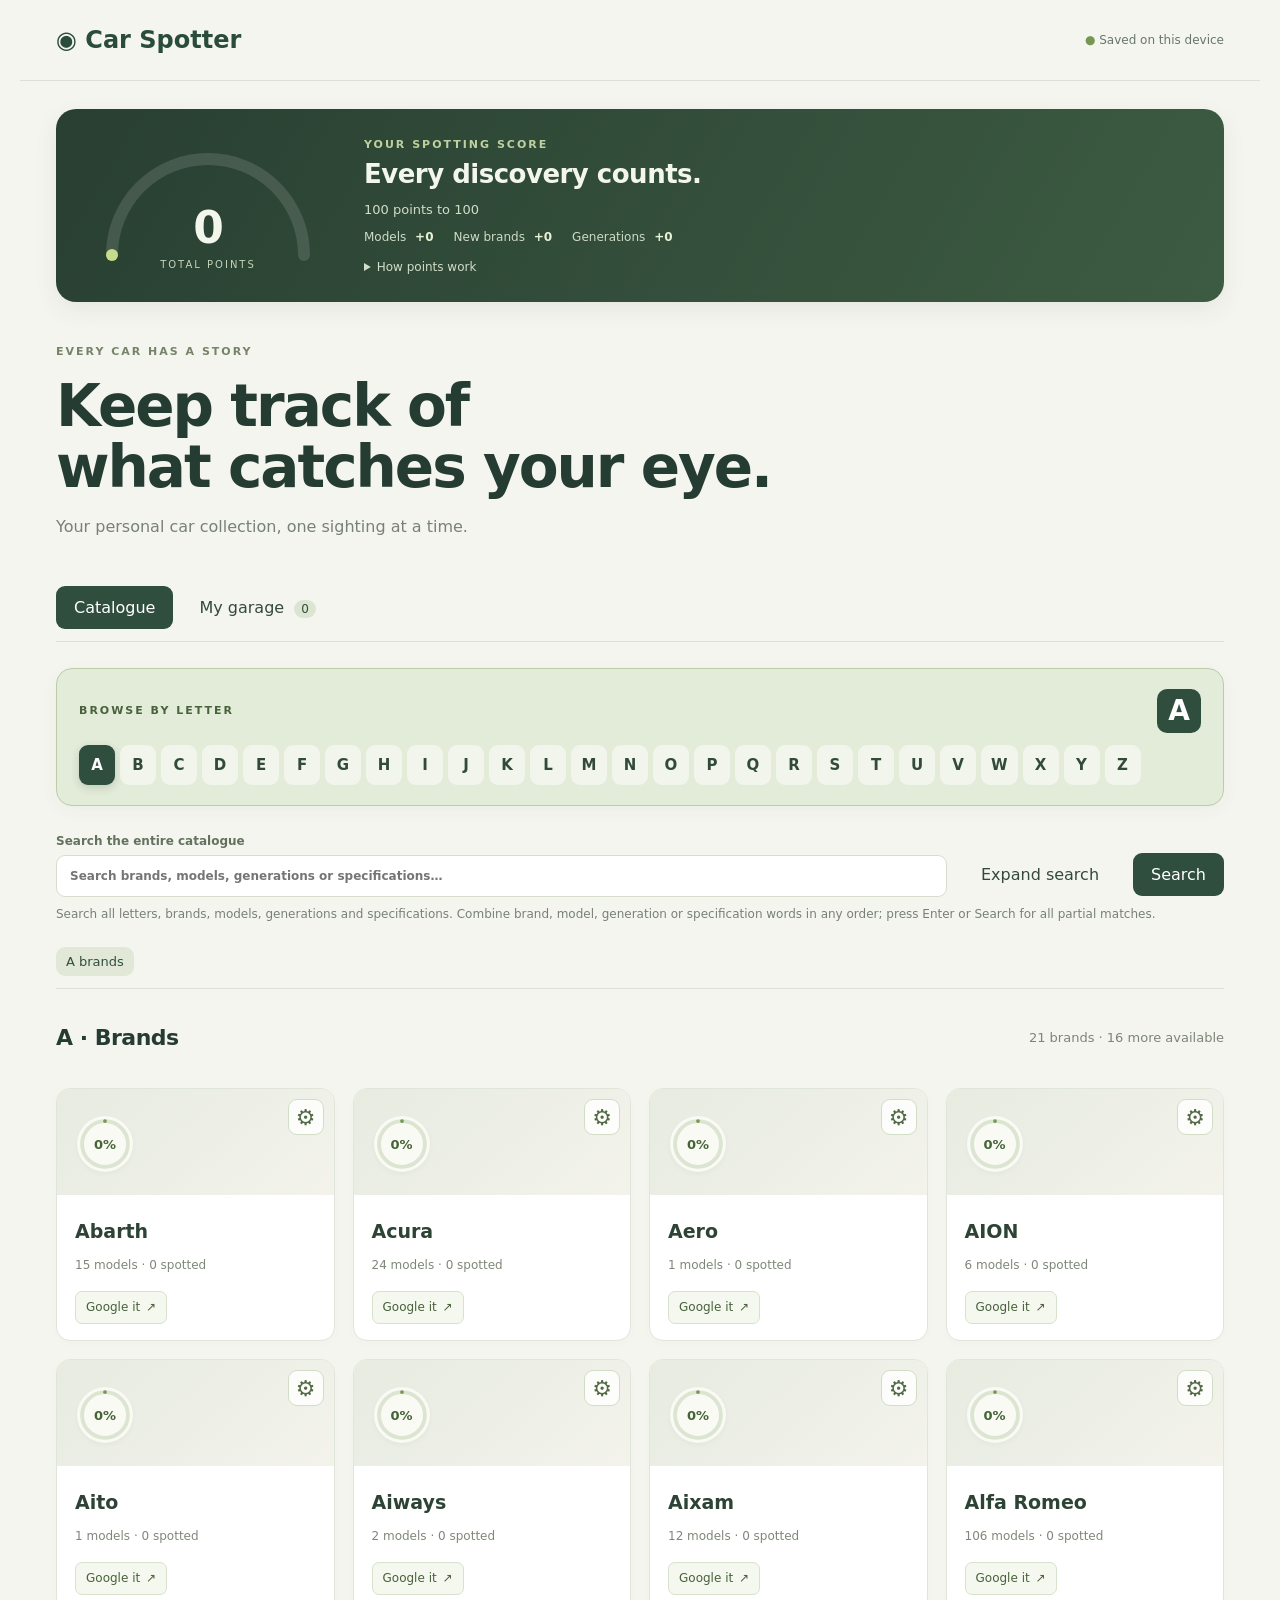
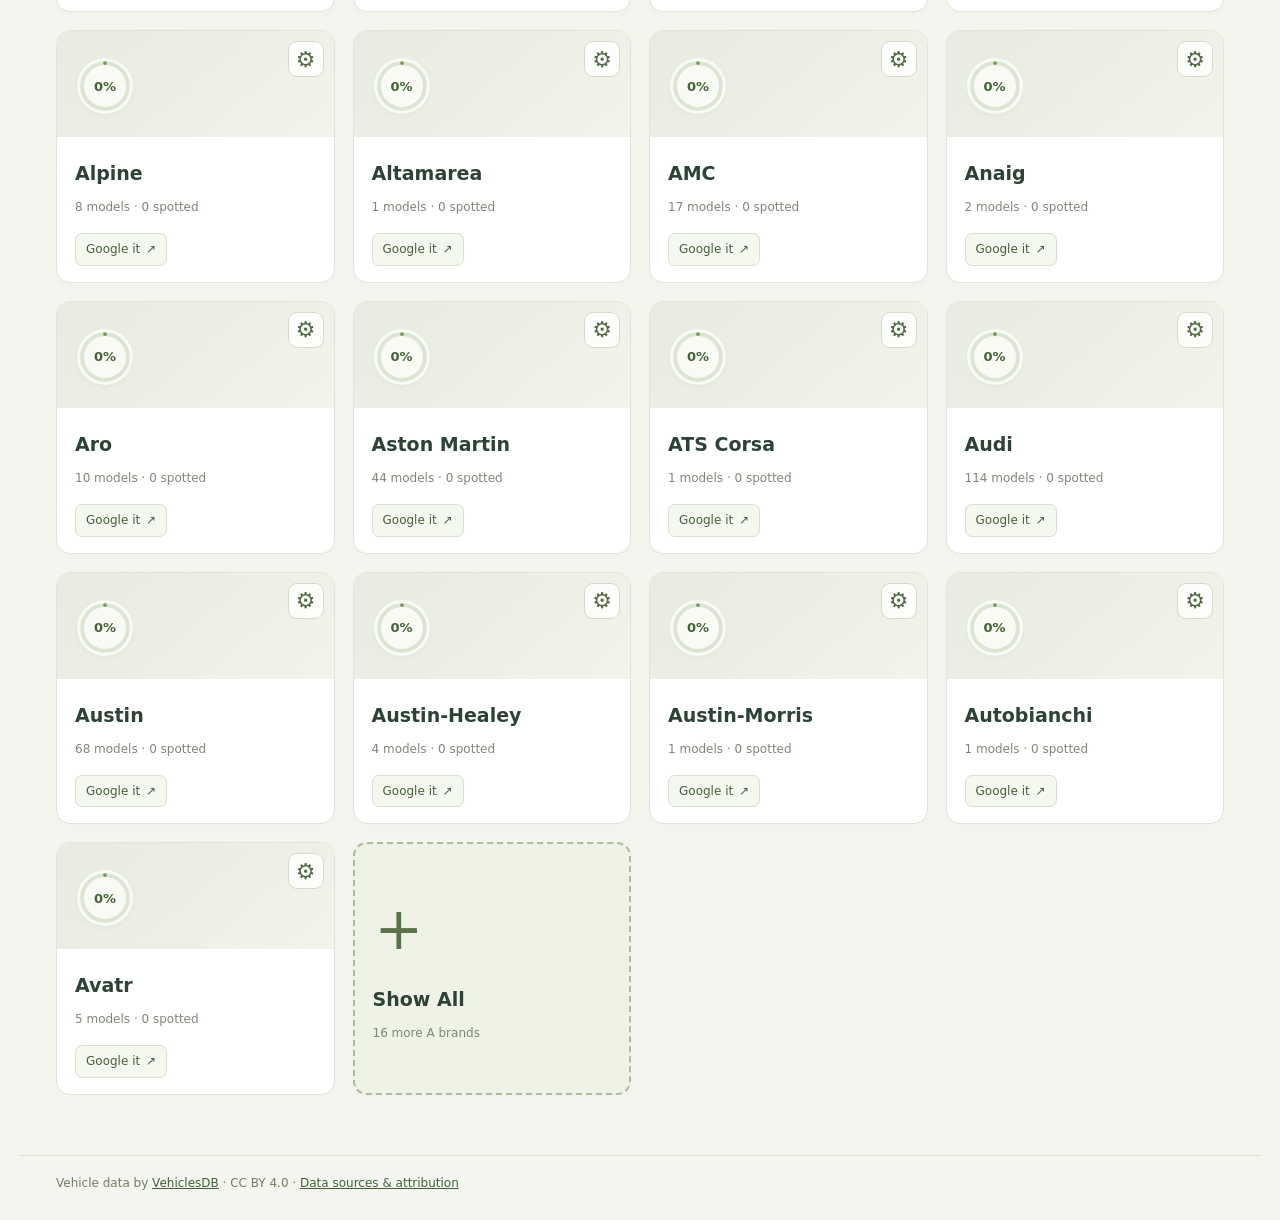
<file: web/index.html>
<!doctype html>
<html lang="en">
<head>
<meta charset="utf-8"><meta name="viewport" content="width=device-width, initial-scale=1">
<title>Car Spotter</title><link rel="stylesheet" href="styles.css?v=advanced-search-1">
</head>
<body>
<header><a class="logo" href="#">◉ Car Spotter</a><span class="local">Saved on this device</span></header>
<main>
<section class="score-panel" aria-labelledby="score-heading">
  <div class="score-instrument" id="score-gauge" role="img" aria-label="0 total points">
    <svg viewBox="0 0 240 145" aria-hidden="true"><path class="score-track" d="M 24 122 A 96 96 0 0 1 216 122"/><path id="score-fill" d="M 24 122 A 96 96 0 0 1 216 122" pathLength="100" stroke-dasharray="0 100"/></svg>
    <div class="score-reading"><strong id="score-total" aria-live="polite">0</strong><span>TOTAL POINTS</span></div>
  </div>
  <div class="score-copy"><p class="eyebrow">YOUR SPOTTING SCORE</p><h2 id="score-heading">Every discovery counts.</h2><p id="score-target">100 points to 100</p><div class="score-breakdown"><span>Models <b id="score-models">+0</b></span><span>New brands <b id="score-brands">+0</b></span><span>Generations <b id="score-generations">+0</b></span></div>
  <details class="score-rules"><summary>How points work</summary><p>+1 for each distinct model, +20 for the first discovery of each brand, and +1 for each distinct identified generation. Engine and trim choices, photos, and repeat sightings add no extra points.</p><p>Example: your first BMW X5 earns 21 points; identifying it as an F15 adds 1 more. Identifying a different X5 generation adds 1 point. Scores reflect your saved sightings, including earlier sightings. Deleting the last record of a discovery removes its points.</p><p>Your score is saved through sightings in this browser. Account sync is not available yet.</p></details></div>
</section>
<section class="intro"><p class="eyebrow">EVERY CAR HAS A STORY</p><h1>Keep track of<br>what catches your eye.</h1><p>Your personal car collection, one sighting at a time.</p></section>
<nav aria-label="Views"><button id="catalogue-tab" class="active">Catalogue</button><button id="garage-tab">My garage <span id="count">0</span></button></nav>
<p id="status" role="status"></p>
<nav id="alphabet" aria-label="Filter brands by first letter"></nav>
<form id="catalogue-search" class="filters" role="search"><label class="search">Search the entire catalogue<input id="search" type="search" placeholder="Search brands, models, generations or specifications…" autocomplete="off" aria-describedby="search-help"></label><button type="button" id="expand-search" aria-expanded="false" aria-controls="advanced-search">Expand search</button><button type="submit" class="primary">Search</button></form>
<section id="advanced-search" class="advanced-search" hidden aria-label="Search filters">
<div class="advanced-fields">
<label>Brand<select id="filter-brand"><option value="">All brands</option></select></label>
<label>Model<select id="filter-model" disabled><option value="">All models</option></select></label>
<label>Year from<input id="filter-year-from" type="number" min="1880" max="2100" step="1" placeholder="Any year" form="catalogue-search"></label>
<label>Year to<input id="filter-year-to" type="number" min="1880" max="2100" step="1" placeholder="Any year" form="catalogue-search"></label>
<label>Horsepower from<input id="filter-hp-min" type="number" min="0" step="1" placeholder="Any hp" form="catalogue-search"></label>
<label>Horsepower to<input id="filter-hp-max" type="number" min="0" step="1" placeholder="Any hp" form="catalogue-search"></label>
</div><p class="muted small">Years match overlapping generation production periods; unspecified end years are treated as open-ended. Horsepower uses reported hp labels. Entries without the required data are excluded.</p><p id="filter-error" role="alert"></p><button type="button" id="clear-search-filters">Clear filters</button>
</section>
<p id="active-filter-summary" class="muted small" role="status"></p>
<p id="search-help" class="muted small">Search all letters, brands, models, generations and specifications. Combine brand, model, generation or specification words in any order; press Enter or Search for all partial matches.</p>
<section id="catalogue-view">
<nav id="breadcrumbs" aria-label="Catalogue folders"></nav>
<div class="section-heading"><h2 id="folder-title">Brands</h2><span id="results"></span></div>
<div id="folder-info"></div>
<div id="cars" class="grid"></div>
<section id="additional-section" hidden aria-labelledby="additional-title"><h3 id="additional-title">More brands</h3><div id="additional-brands" class="grid"></div></section><button id="more" class="secondary">Show more cars</button>
</section>
<section id="garage-view" hidden><div class="section-heading"><h2>Your collection</h2><span id="progress"></span></div><p class="muted">Repeat sightings are welcome. Your photos stay in this browser.</p><div id="sightings" class="grid"></div><button id="export" class="secondary">Export sightings backup</button></section>
</main>
<footer class="site-footer">Vehicle data by <a href="https://vehiclesdb.com" target="_blank" rel="noopener noreferrer">VehiclesDB</a> · CC BY 4.0 · <a href="credits.html">Data sources &amp; attribution</a></footer>
<dialog id="detail"><button class="close" aria-label="Close car card">×</button><div id="detail-content"></div></dialog>
<dialog id="log"><button class="close" aria-label="Close sighting form">×</button><p class="eyebrow">ADD TO YOUR COLLECTION</p><h2 id="log-title"></h2><form id="log-form"><label>Generation<select id="generation"></select></label><label>Body style<select id="body-style"></select></label><label>Engine / designation<select id="engine"></select></label><label>Technical reference (optional)<select id="specification"></select></label><label>Short note <span class="muted">optional</span><textarea id="note" maxlength="500" rows="3" placeholder="Where did you see it? What stood out?"></textarea></label><label class="photo-picker">Photo <span class="muted">optional</span><input id="photo" type="file" accept="image/*"></label><img id="preview" alt="Selected sighting photo" hidden><p class="muted small">A photo records your sighting; it is not independently verified.</p><p id="form-error" role="alert"></p><button type="submit" class="primary">Save sighting</button></form></dialog>
<script type="module" src="app.js?v=brand-google-1"></script>
</body></html>
</file>
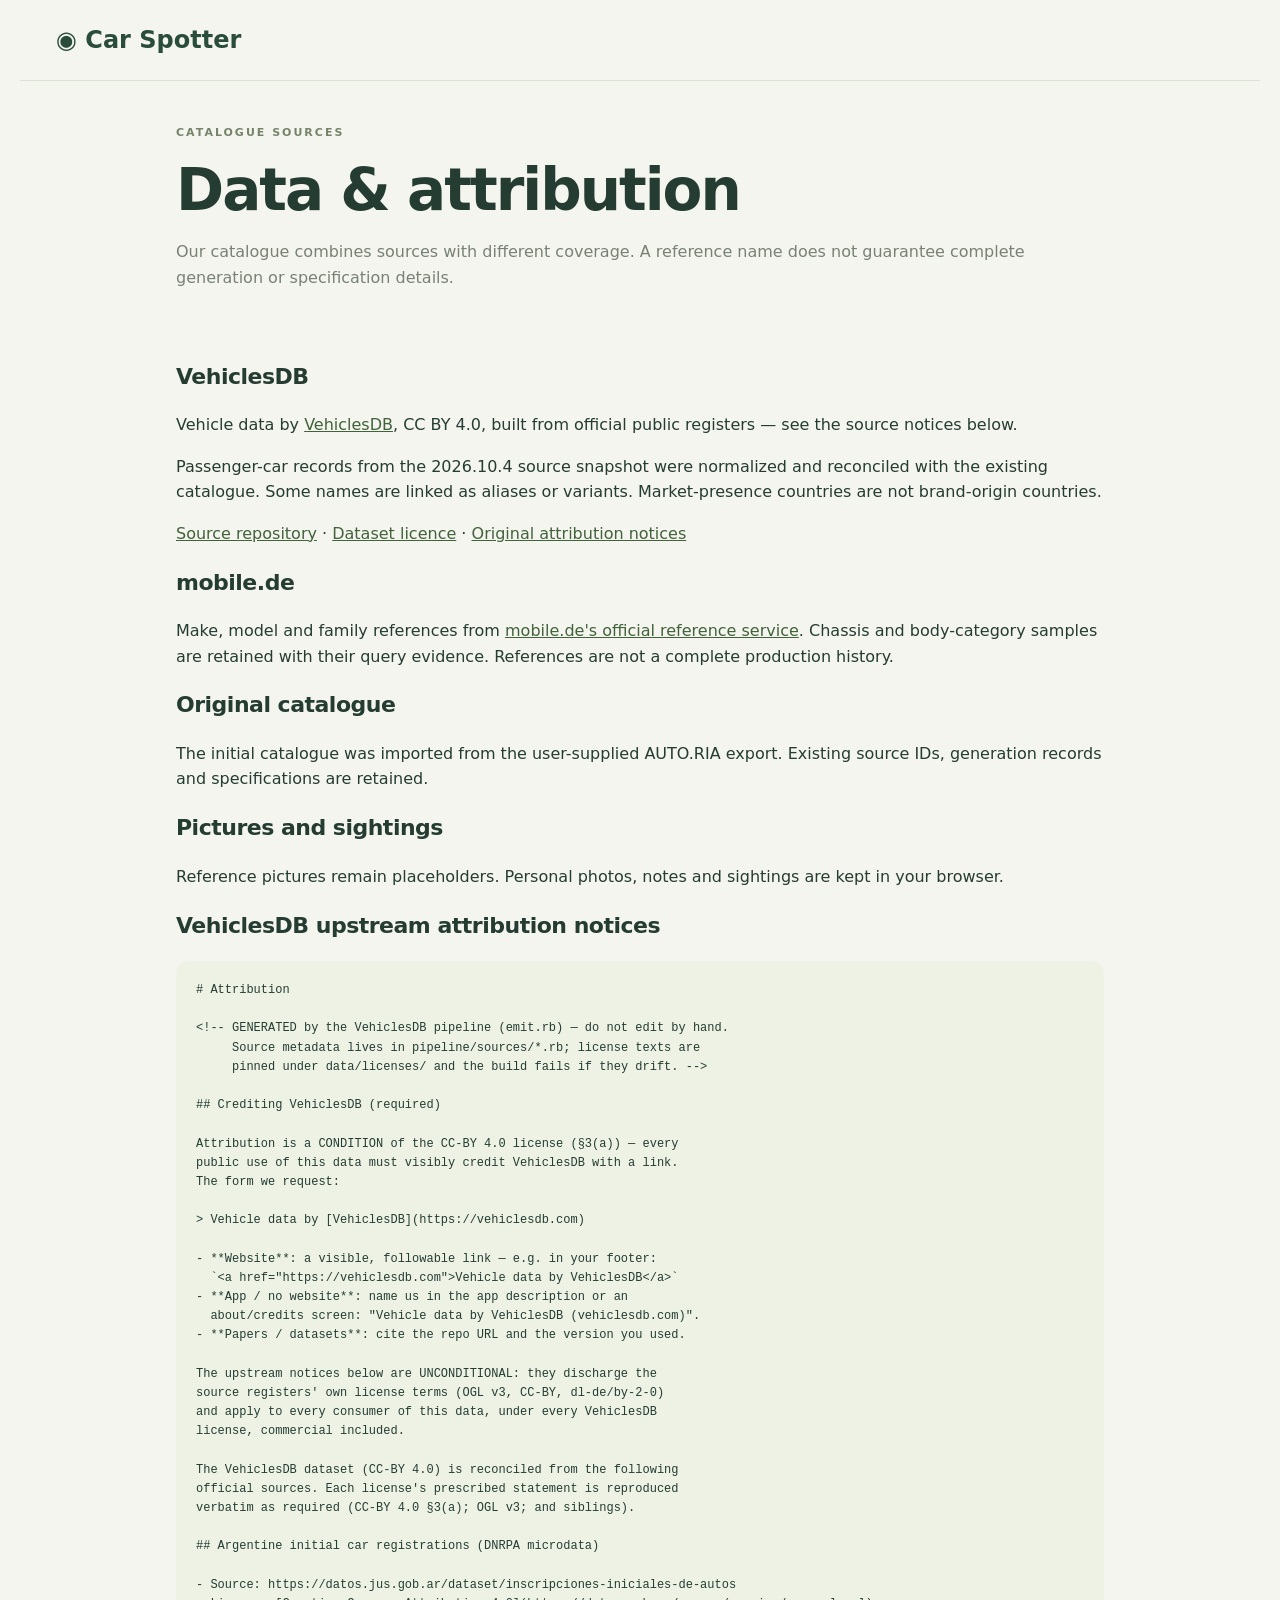
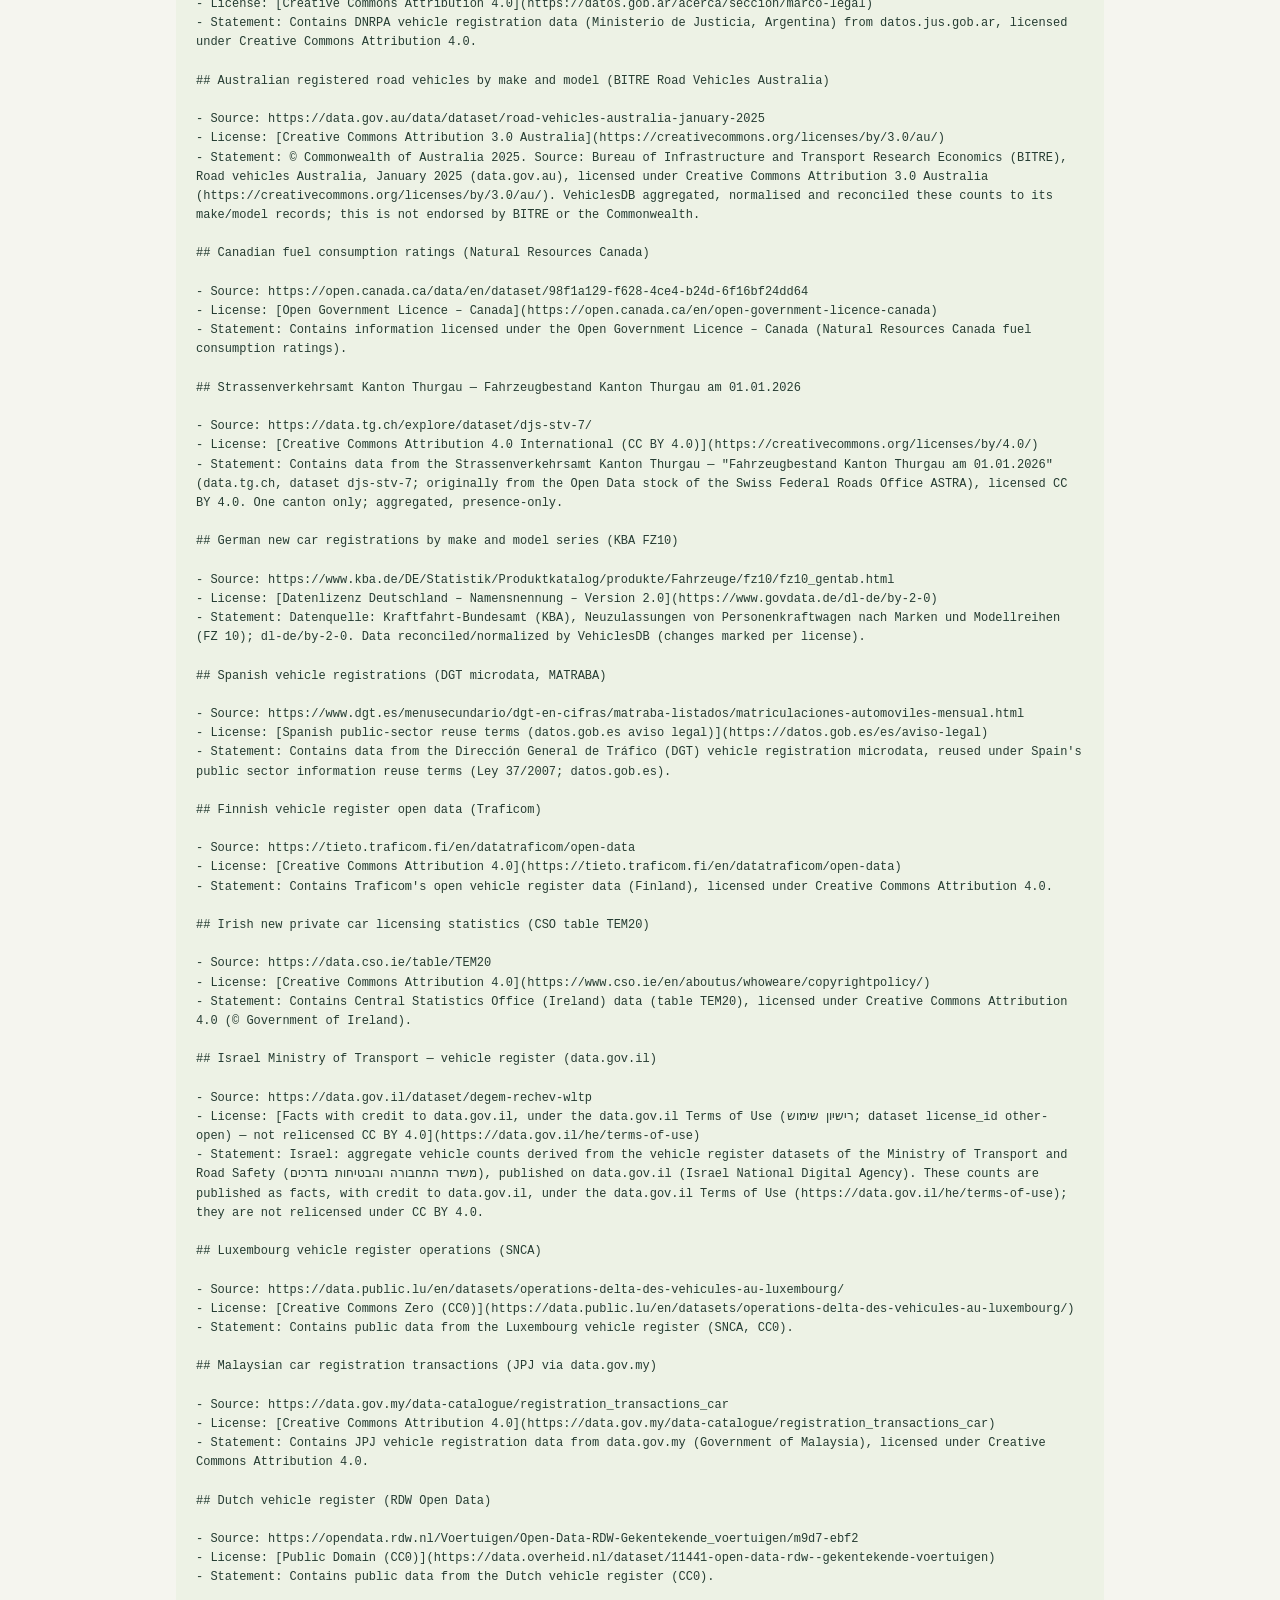
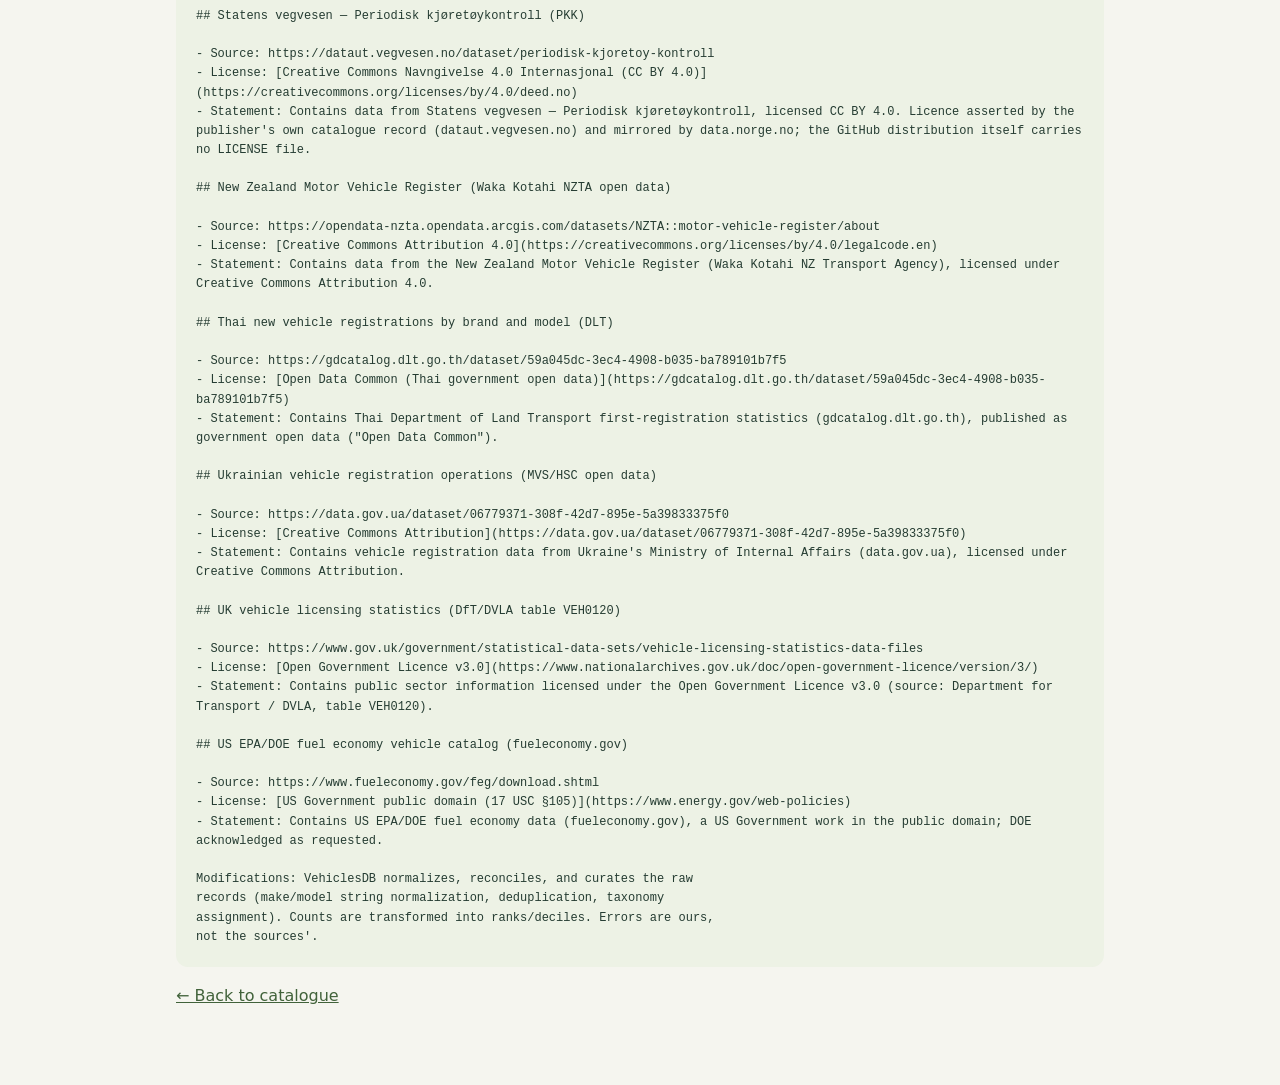
<file: web/credits.html>
<!doctype html><html lang="en"><head><meta charset="utf-8"><meta name="viewport" content="width=device-width, initial-scale=1"><title>Car Spotter · Data sources</title><link rel="stylesheet" href="styles.css"></head><body><header><a class="logo" href="./">◉ Car Spotter</a></header><main class="credits"><section class="intro"><p class="eyebrow">CATALOGUE SOURCES</p><h1>Data &amp; attribution</h1><p>Our catalogue combines sources with different coverage. A reference name does not guarantee complete generation or specification details.</p></section><h2>VehiclesDB</h2><p>Vehicle data by <a href="https://vehiclesdb.com">VehiclesDB</a>, CC BY 4.0, built from official public registers — see the source notices below.</p><p>Passenger-car records from the 2026.10.4 source snapshot were normalized and reconciled with the existing catalogue. Some names are linked as aliases or variants. Market-presence countries are not brand-origin countries.</p><p><a href="https://github.com/vehiclesdb/vehiclesdb">Source repository</a> · <a href="data-credits/vehiclesdb-LICENSE.txt">Dataset licence</a> · <a href="data-credits/vehiclesdb-ATTRIBUTION.md">Original attribution notices</a></p><h2>mobile.de</h2><p>Make, model and family references from <a href="https://services.mobile.de/manual/reference-data.html">mobile.de's official reference service</a>. Chassis and body-category samples are retained with their query evidence. References are not a complete production history.</p><h2>Original catalogue</h2><p>The initial catalogue was imported from the user-supplied AUTO.RIA export. Existing source IDs, generation records and specifications are retained.</p><h2>Pictures and sightings</h2><p>Reference pictures remain placeholders. Personal photos, notes and sightings are kept in your browser.</p><h2>VehiclesDB upstream attribution notices</h2><pre class="source-notices"># Attribution

&lt;!-- GENERATED by the VehiclesDB pipeline (emit.rb) — do not edit by hand.
     Source metadata lives in pipeline/sources/*.rb; license texts are
     pinned under data/licenses/ and the build fails if they drift. --&gt;

## Crediting VehiclesDB (required)

Attribution is a CONDITION of the CC-BY 4.0 license (§3(a)) — every
public use of this data must visibly credit VehiclesDB with a link.
The form we request:

&gt; Vehicle data by [VehiclesDB](https://vehiclesdb.com)

- **Website**: a visible, followable link — e.g. in your footer:
  `&lt;a href=&quot;https://vehiclesdb.com&quot;&gt;Vehicle data by VehiclesDB&lt;/a&gt;`
- **App / no website**: name us in the app description or an
  about/credits screen: &quot;Vehicle data by VehiclesDB (vehiclesdb.com)&quot;.
- **Papers / datasets**: cite the repo URL and the version you used.

The upstream notices below are UNCONDITIONAL: they discharge the
source registers&#x27; own license terms (OGL v3, CC-BY, dl-de/by-2-0)
and apply to every consumer of this data, under every VehiclesDB
license, commercial included.

The VehiclesDB dataset (CC-BY 4.0) is reconciled from the following
official sources. Each license&#x27;s prescribed statement is reproduced
verbatim as required (CC-BY 4.0 §3(a); OGL v3; and siblings).

## Argentine initial car registrations (DNRPA microdata)

- Source: https://datos.jus.gob.ar/dataset/inscripciones-iniciales-de-autos
- License: [Creative Commons Attribution 4.0](https://datos.gob.ar/acerca/seccion/marco-legal)
- Statement: Contains DNRPA vehicle registration data (Ministerio de Justicia, Argentina) from datos.jus.gob.ar, licensed under Creative Commons Attribution 4.0.

## Australian registered road vehicles by make and model (BITRE Road Vehicles Australia)

- Source: https://data.gov.au/data/dataset/road-vehicles-australia-january-2025
- License: [Creative Commons Attribution 3.0 Australia](https://creativecommons.org/licenses/by/3.0/au/)
- Statement: © Commonwealth of Australia 2025. Source: Bureau of Infrastructure and Transport Research Economics (BITRE), Road vehicles Australia, January 2025 (data.gov.au), licensed under Creative Commons Attribution 3.0 Australia (https://creativecommons.org/licenses/by/3.0/au/). VehiclesDB aggregated, normalised and reconciled these counts to its make/model records; this is not endorsed by BITRE or the Commonwealth.

## Canadian fuel consumption ratings (Natural Resources Canada)

- Source: https://open.canada.ca/data/en/dataset/98f1a129-f628-4ce4-b24d-6f16bf24dd64
- License: [Open Government Licence – Canada](https://open.canada.ca/en/open-government-licence-canada)
- Statement: Contains information licensed under the Open Government Licence – Canada (Natural Resources Canada fuel consumption ratings).

## Strassenverkehrsamt Kanton Thurgau — Fahrzeugbestand Kanton Thurgau am 01.01.2026

- Source: https://data.tg.ch/explore/dataset/djs-stv-7/
- License: [Creative Commons Attribution 4.0 International (CC BY 4.0)](https://creativecommons.org/licenses/by/4.0/)
- Statement: Contains data from the Strassenverkehrsamt Kanton Thurgau — &quot;Fahrzeugbestand Kanton Thurgau am 01.01.2026&quot; (data.tg.ch, dataset djs-stv-7; originally from the Open Data stock of the Swiss Federal Roads Office ASTRA), licensed CC BY 4.0. One canton only; aggregated, presence-only.

## German new car registrations by make and model series (KBA FZ10)

- Source: https://www.kba.de/DE/Statistik/Produktkatalog/produkte/Fahrzeuge/fz10/fz10_gentab.html
- License: [Datenlizenz Deutschland – Namensnennung – Version 2.0](https://www.govdata.de/dl-de/by-2-0)
- Statement: Datenquelle: Kraftfahrt-Bundesamt (KBA), Neuzulassungen von Personenkraftwagen nach Marken und Modellreihen (FZ 10); dl-de/by-2-0. Data reconciled/normalized by VehiclesDB (changes marked per license).

## Spanish vehicle registrations (DGT microdata, MATRABA)

- Source: https://www.dgt.es/menusecundario/dgt-en-cifras/matraba-listados/matriculaciones-automoviles-mensual.html
- License: [Spanish public-sector reuse terms (datos.gob.es aviso legal)](https://datos.gob.es/es/aviso-legal)
- Statement: Contains data from the Dirección General de Tráfico (DGT) vehicle registration microdata, reused under Spain&#x27;s public sector information reuse terms (Ley 37/2007; datos.gob.es).

## Finnish vehicle register open data (Traficom)

- Source: https://tieto.traficom.fi/en/datatraficom/open-data
- License: [Creative Commons Attribution 4.0](https://tieto.traficom.fi/en/datatraficom/open-data)
- Statement: Contains Traficom&#x27;s open vehicle register data (Finland), licensed under Creative Commons Attribution 4.0.

## Irish new private car licensing statistics (CSO table TEM20)

- Source: https://data.cso.ie/table/TEM20
- License: [Creative Commons Attribution 4.0](https://www.cso.ie/en/aboutus/whoweare/copyrightpolicy/)
- Statement: Contains Central Statistics Office (Ireland) data (table TEM20), licensed under Creative Commons Attribution 4.0 (© Government of Ireland).

## Israel Ministry of Transport — vehicle register (data.gov.il)

- Source: https://data.gov.il/dataset/degem-rechev-wltp
- License: [Facts with credit to data.gov.il, under the data.gov.il Terms of Use (רישיון שימוש; dataset license_id other-open) — not relicensed CC BY 4.0](https://data.gov.il/he/terms-of-use)
- Statement: Israel: aggregate vehicle counts derived from the vehicle register datasets of the Ministry of Transport and Road Safety (משרד התחבורה והבטיחות בדרכים), published on data.gov.il (Israel National Digital Agency). These counts are published as facts, with credit to data.gov.il, under the data.gov.il Terms of Use (https://data.gov.il/he/terms-of-use); they are not relicensed under CC BY 4.0.

## Luxembourg vehicle register operations (SNCA)

- Source: https://data.public.lu/en/datasets/operations-delta-des-vehicules-au-luxembourg/
- License: [Creative Commons Zero (CC0)](https://data.public.lu/en/datasets/operations-delta-des-vehicules-au-luxembourg/)
- Statement: Contains public data from the Luxembourg vehicle register (SNCA, CC0).

## Malaysian car registration transactions (JPJ via data.gov.my)

- Source: https://data.gov.my/data-catalogue/registration_transactions_car
- License: [Creative Commons Attribution 4.0](https://data.gov.my/data-catalogue/registration_transactions_car)
- Statement: Contains JPJ vehicle registration data from data.gov.my (Government of Malaysia), licensed under Creative Commons Attribution 4.0.

## Dutch vehicle register (RDW Open Data)

- Source: https://opendata.rdw.nl/Voertuigen/Open-Data-RDW-Gekentekende_voertuigen/m9d7-ebf2
- License: [Public Domain (CC0)](https://data.overheid.nl/dataset/11441-open-data-rdw--gekentekende-voertuigen)
- Statement: Contains public data from the Dutch vehicle register (CC0).

## Statens vegvesen — Periodisk kjøretøykontroll (PKK)

- Source: https://dataut.vegvesen.no/dataset/periodisk-kjoretoy-kontroll
- License: [Creative Commons Navngivelse 4.0 Internasjonal (CC BY 4.0)](https://creativecommons.org/licenses/by/4.0/deed.no)
- Statement: Contains data from Statens vegvesen — Periodisk kjøretøykontroll, licensed CC BY 4.0. Licence asserted by the publisher&#x27;s own catalogue record (dataut.vegvesen.no) and mirrored by data.norge.no; the GitHub distribution itself carries no LICENSE file.

## New Zealand Motor Vehicle Register (Waka Kotahi NZTA open data)

- Source: https://opendata-nzta.opendata.arcgis.com/datasets/NZTA::motor-vehicle-register/about
- License: [Creative Commons Attribution 4.0](https://creativecommons.org/licenses/by/4.0/legalcode.en)
- Statement: Contains data from the New Zealand Motor Vehicle Register (Waka Kotahi NZ Transport Agency), licensed under Creative Commons Attribution 4.0.

## Thai new vehicle registrations by brand and model (DLT)

- Source: https://gdcatalog.dlt.go.th/dataset/59a045dc-3ec4-4908-b035-ba789101b7f5
- License: [Open Data Common (Thai government open data)](https://gdcatalog.dlt.go.th/dataset/59a045dc-3ec4-4908-b035-ba789101b7f5)
- Statement: Contains Thai Department of Land Transport first-registration statistics (gdcatalog.dlt.go.th), published as government open data (&quot;Open Data Common&quot;).

## Ukrainian vehicle registration operations (MVS/HSC open data)

- Source: https://data.gov.ua/dataset/06779371-308f-42d7-895e-5a39833375f0
- License: [Creative Commons Attribution](https://data.gov.ua/dataset/06779371-308f-42d7-895e-5a39833375f0)
- Statement: Contains vehicle registration data from Ukraine&#x27;s Ministry of Internal Affairs (data.gov.ua), licensed under Creative Commons Attribution.

## UK vehicle licensing statistics (DfT/DVLA table VEH0120)

- Source: https://www.gov.uk/government/statistical-data-sets/vehicle-licensing-statistics-data-files
- License: [Open Government Licence v3.0](https://www.nationalarchives.gov.uk/doc/open-government-licence/version/3/)
- Statement: Contains public sector information licensed under the Open Government Licence v3.0 (source: Department for Transport / DVLA, table VEH0120).

## US EPA/DOE fuel economy vehicle catalog (fueleconomy.gov)

- Source: https://www.fueleconomy.gov/feg/download.shtml
- License: [US Government public domain (17 USC §105)](https://www.energy.gov/web-policies)
- Statement: Contains US EPA/DOE fuel economy data (fueleconomy.gov), a US Government work in the public domain; DOE acknowledged as requested.

Modifications: VehiclesDB normalizes, reconciles, and curates the raw
records (make/model string normalization, deduplication, taxonomy
assignment). Counts are transformed into ranks/deciles. Errors are ours,
not the sources&#x27;.
</pre><p><a href="./">← Back to catalogue</a></p></main></body></html>
</file>
<file: web/styles.css>
:root{font-family:Inter,ui-sans-serif,system-ui,sans-serif;color:#253c32;background:#f5f5ef;font-synthesis:none}*{box-sizing:border-box}body{margin:0}header{max-width:1240px;margin:auto;padding:26px 36px;display:flex;align-items:center;justify-content:space-between;border-bottom:1px solid #dce1d6}.logo{text-decoration:none;color:#294c3b;font-size:24px;font-weight:750}.local{font-size:12px;color:#67766b}.local:before{content:'● ';color:#759752}main{max-width:1240px;margin:auto;padding:0 36px 60px}.intro{padding:54px 0 34px}.eyebrow{font-size:11px;letter-spacing:2px;font-weight:750;color:#758469}h1{font-size:clamp(36px,5vw,58px);line-height:1.06;letter-spacing:-2px;font-weight:650;margin:18px 0}h2{font-size:22px;letter-spacing:-.5px}.intro>p:last-child,.muted{color:#788176}nav{display:flex;gap:8px;border-bottom:1px solid #dce1d6;padding-bottom:12px}button,input,select,textarea{font:inherit}button{cursor:pointer;border:0;border-radius:9px;padding:12px 18px;color:#334a3b;background:transparent}button:hover{background:#e2e8dc}button:disabled{opacity:.5;cursor:wait}nav .active,.primary{background:#304e3e;color:white}nav .active:hover,.primary:hover{background:#243f30}#count{background:#dce5d1;color:#304e3e;border-radius:12px;padding:2px 7px;margin-left:5px;font-size:12px}.filters{display:flex;gap:16px;margin:28px 0}label{display:block;font-size:12px;font-weight:650;color:#63725f}input,select,textarea{display:block;width:100%;border:1px solid #d6ddce;border-radius:9px;padding:13px;background:#fff;color:#283e31;margin-top:7px;outline-offset:3px}.search{flex:1}.filters>label:last-child{width:230px}.section-heading{display:flex;align-items:center;justify-content:space-between;gap:12px}.section-heading>span{color:#7c8577;font-size:13px}.grid{display:grid;grid-template-columns:repeat(4,minmax(0,1fr));gap:18px}.card{background:#fff;border:1px solid #e0e5da;border-radius:14px;overflow:hidden;text-align:left;padding:0;color:#2c4336;box-shadow:0 3px 10px #22332204}.card:hover{background:#fff;box-shadow:0 5px 20px #22332212;transform:translateY(-2px)}.visual{height:146px;background:linear-gradient(140deg,#e7ebe0,#f3f3ec);display:flex;align-items:center;justify-content:center;position:relative}.visual svg{width:140px;color:#93a18b}.placeholder{position:absolute;bottom:10px;font-size:10px;color:#788574}.card-body{padding:18px}.brand-name{font-size:10px;letter-spacing:1.5px;text-transform:uppercase;color:#829174}.car-name{font-size:19px;font-weight:650;margin:7px 0 12px;overflow-wrap:anywhere}.meta{font-size:12px;color:#7e8878}.badge{color:#496b35;background:#eef3e5;padding:4px 7px;border-radius:6px;font-size:11px;float:right}.secondary{border:1px solid #d5deca;background:#fdfdf8;margin:26px auto 0;display:block}#status{color:#856326;font-size:13px;min-height:0}#status:empty{display:none}dialog{border:1px solid #dce3d4;border-radius:20px;width:min(520px,calc(100% - 28px));max-height:90vh;padding:28px;color:#2c4336;background:#fafbf6}dialog::backdrop{background:#17271d80;backdrop-filter:blur(4px)}.close{float:right;font-size:26px;padding:0 7px}.detail-visual{margin:18px -4px;border-radius:12px;overflow:hidden}.detail-visual .visual{height:190px}dialog h2{font-size:28px}dialog form label{margin:18px 0}dialog .primary{width:100%;margin-top:10px}.small{font-size:12px;line-height:1.5}#preview,.sighting-photo{width:100%;max-height:240px;object-fit:contain;border-radius:8px}#form-error{color:#a0382e}.sighting-photo{height:146px;object-fit:cover}.empty{grid-column:1/-1;background:#ebeee3;padding:40px;border-radius:14px;text-align:center}.note{white-space:pre-wrap;overflow-wrap:anywhere;font-size:14px;line-height:1.5}.delete{color:#975347;border:1px solid #e7d8ce;padding:7px 12px;margin-top:14px;font-size:12px}.date{font-size:12px;color:#818a7a}#detail-content .primary{width:100%}body:has(dialog[open]){overflow:hidden}@media(max-width:1000px){.grid{grid-template-columns:repeat(3,minmax(0,1fr))}}@media(max-width:720px){header{padding:20px}.local{font-size:10px}main{padding:0 20px 40px}.intro{padding-top:34px}.grid{grid-template-columns:repeat(2,minmax(0,1fr))}.filters{flex-direction:column}.filters>label:last-child{width:100%}.section-heading{align-items:flex-start}.visual{height:120px}.card-body{padding:13px}.car-name{font-size:17px}.badge{float:none;display:inline-block;margin-top:6px}.section-heading>span{padding-top:22px;font-size:11px}}@media(max-width:360px){.grid{grid-template-columns:1fr}}

#breadcrumbs{align-items:center;flex-wrap:wrap;margin-bottom:18px;font-size:13px;color:#849078}#breadcrumbs button{padding:7px 10px}#breadcrumbs button:last-child{background:#e1e8d8;color:#304e3e}.folder-icon{font-size:66px;color:#8a9d71;padding:16px 20px 0;background:linear-gradient(140deg,#e7ebe0,#f3f3ec)}.folder-card{min-height:180px}.spec-panel{max-width:560px;background:white;border:1px solid #e0e5da;border-radius:14px;padding:22px;margin-bottom:24px}#folder-info{margin-bottom:20px}[hidden]{display:none!important}

#alphabet{display:flex;flex-wrap:wrap;gap:5px;margin-top:26px;padding:12px;border:1px solid #dce1d6;border-radius:12px;background:#fafbf6}#alphabet button{padding:8px 10px;min-width:34px;font-size:13px;font-weight:650}#alphabet button[aria-pressed=true]{background:#304e3e;color:white}#alphabet button:disabled{opacity:.28;cursor:default}#alphabet button:focus-visible{outline:2px solid #496b35;outline-offset:2px}

#alphabet{display:block;padding:20px 22px;background:#e3ebd9;border:1px solid #bccca9;box-shadow:0 5px 18px #304e3e0a;border-radius:16px}.alphabet-heading{display:flex;justify-content:space-between;align-items:center;margin-bottom:12px}.alphabet-heading .eyebrow{color:#49613d;letter-spacing:2px}.letter-current{display:flex;align-items:center;justify-content:center;width:44px;height:44px;background:#304e3e;border-radius:10px;color:white;font-size:28px;font-weight:750}.alphabet-letters{display:flex;gap:5px;flex-wrap:wrap}#alphabet button{min-width:36px;min-height:40px;font-size:15px;background:#ffffff80}#alphabet button[aria-pressed=true]{background:#304e3e;box-shadow:0 3px 8px #304e3e30}.show-all-card{border:2px dashed #acbd98;background:#eef3e6}.show-all-card .folder-icon{background:transparent;color:#597349;font-size:58px}.show-all-card:hover{background:#e3ecd8}#additional-section{border-top:1px solid #d2ddc7;margin-top:32px;padding-top:16px}#additional-title{color:#647657;font-weight:600}@media(max-width:720px){#alphabet{padding:16px}.alphabet-letters{gap:4px}#alphabet button{min-width:34px;padding:8px}.letter-current{font-size:24px;width:38px;height:38px}}

.brand-card{position:relative;overflow:visible}.brand-open{display:block;text-align:left;width:100%;height:100%;padding:0;border-radius:13px;overflow:hidden;color:inherit;background:transparent}.brand-open:hover{background:transparent}.card-settings{position:absolute;top:10px;right:10px;z-index:1}.card-settings[open]{z-index:5}.card-settings summary{list-style:none;cursor:pointer;display:flex;align-items:center;justify-content:center;width:36px;height:36px;background:#ffffffd9;border:1px solid #d2ddc7;border-radius:9px;font-size:22px;color:#536a45}.card-settings summary::-webkit-details-marker{display:none}.card-settings summary:focus-visible{outline:2px solid #304e3e;outline-offset:2px}.card-settings-menu{position:absolute;right:0;top:42px;min-width:200px;padding:6px;background:white;border:1px solid #d5deca;border-radius:10px;box-shadow:0 8px 24px #21362322}.card-settings-menu button{display:block;width:100%;text-align:left;font-size:13px;white-space:nowrap}.brand-card:has(.card-settings[open]){z-index:4}.brand-card:hover{transform:none}
@media(max-width:720px){.brand-card:nth-child(odd) .card-settings-menu{left:0;right:auto}}
.folder-art{position:relative}.folder-art .folder-icon{min-height:106px}.completion-circle{position:absolute;left:20px;top:27px;width:56px;height:56px;display:grid;place-items:center;color:#456437;background:#f8faf3;border-radius:50%;box-shadow:0 2px 5px #304e3e0c}.folder-art:has(.completion-circle) .folder-icon{color:transparent}.completion-circle svg{position:absolute;width:100%;height:100%;transform:rotate(-90deg)}.completion-circle circle{fill:none;stroke-width:3}.completion-track{stroke:#dce5d2}.completion-fill{stroke:#789856;stroke-linecap:round}.completion-circle>span{font-size:13px;font-weight:750}.completion-circle.complete{color:#28583a;background:#eff7e9}.complete .completion-fill{stroke:#377446}.completion-circle.unavailable{color:#8a9383}.completion-circle.unavailable .completion-fill{stroke:none}
.score-panel{margin:28px 0 0;padding:24px 32px;display:flex;align-items:center;gap:36px;border-radius:20px;background:linear-gradient(120deg,#283f32,#3d5b42);color:#f3f6eb;box-shadow:0 8px 24px #263b3012}.score-instrument{position:relative;width:240px;flex-shrink:0}.score-instrument svg{display:block;width:100%}.score-track,#score-fill{fill:none;stroke-width:12;stroke-linecap:round}.score-track{stroke:#ffffff20}#score-fill{stroke:#c7db8c;transition:stroke-dasharray .5s ease}.score-reading{position:absolute;left:0;right:0;bottom:8px;text-align:center;display:flex;flex-direction:column}.score-reading strong{font-size:44px;line-height:1.15;font-variant-numeric:tabular-nums;letter-spacing:-1px}.score-reading span{font-size:10px;letter-spacing:2px;color:#c4d4b9;margin-top:5px}.score-copy{flex:1;min-width:0}.score-copy .eyebrow{color:#bfd09e;margin:0 0 8px}.score-copy h2{font-size:26px;margin:0 0 8px}.score-copy>p:not(.eyebrow){font-size:13px;color:#d1ddc6}.score-breakdown{display:flex;flex-wrap:wrap;gap:8px 20px;font-size:12px;color:#cfdbc5}.score-breakdown b{color:#e8f1d4;margin-left:5px}.score-rules{margin-top:16px;font-size:12px;color:#d2dec9}.score-rules summary{cursor:pointer;width:fit-content}.score-rules p{max-width:640px;line-height:1.6}.intro{padding-top:32px}@media(max-width:720px){.score-panel{padding:20px;gap:14px;flex-direction:column;align-items:stretch}.score-instrument{width:210px;align-self:center}.score-copy h2{font-size:23px}.score-breakdown{gap:8px 15px}.score-reading strong{font-size:38px}}@media(prefers-reduced-motion:reduce){#score-fill{transition:none}}
.card-links{padding:0 18px 16px}.google-link{display:inline-flex;gap:6px;align-items:center;padding:7px 10px;border:1px solid #d7e1ce;border-radius:7px;font-size:12px;text-decoration:none;color:#48613b;background:#f5f8ef;line-height:1.4}.google-link:hover{background:#e3ecd8;color:#294c32}.google-link:focus-visible{outline:2px solid #304e3e;outline-offset:3px}.brand-card>.brand-open,.search-card>.brand-open{height:auto}.spec-panel>.google-link,#detail-content>.google-link,#folder-info>.google-link{margin:0 10px 12px 0}.card-body>.google-link{margin:10px 10px 0 0}
.reference-options{margin-top:18px;padding:16px;background:#edf2e5;border:1px solid #d4dfc7;border-radius:10px;font-size:13px}.reference-options summary{cursor:pointer;font-weight:600}.reference-options ul{list-style:none;padding:0;max-height:320px;overflow:auto}.reference-options li{display:flex;align-items:center;justify-content:space-between;gap:12px;padding:8px 0;border-bottom:1px solid #dce5d2}.site-footer{max-width:1240px;margin:auto;padding:20px 36px 30px;border-top:1px solid #dce1d6;font-size:12px;color:#718064}.site-footer a,.credits a{color:#41623a}.credits{max-width:1000px;line-height:1.6}.source-notices{white-space:pre-wrap;overflow-wrap:anywhere;font:12px/1.6 ui-monospace,monospace;background:#edf2e5;padding:20px;border-radius:12px}@media(max-width:720px){.site-footer{padding:20px}.reference-options li{align-items:flex-start;flex-wrap:wrap}}
#catalogue-search{align-items:flex-end;margin-bottom:8px}#catalogue-search>.search{width:auto;min-width:0}#catalogue-search>button{margin-bottom:1px}#search-help{margin:0 0 24px}.search-card .brand-open{width:100%;text-align:left}.search-card .meta{overflow-wrap:anywhere}
.advanced-search{background:#eaf0e2;border:1px solid #d3dfc6;border-radius:14px;padding:20px;margin:12px 0 18px}.advanced-fields{display:grid;grid-template-columns:repeat(3,minmax(0,1fr));gap:16px}.advanced-search #clear-search-filters{border:1px solid #cad8bc;background:#fff}#filter-error{color:#a0382e;font-size:13px}#filter-error:empty{display:none}@media(max-width:720px){.advanced-fields{grid-template-columns:repeat(2,minmax(0,1fr))}#catalogue-search>button{width:100%}}@media(max-width:360px){.advanced-fields{grid-template-columns:1fr}}
#active-filter-summary:empty{display:none}
</file>
